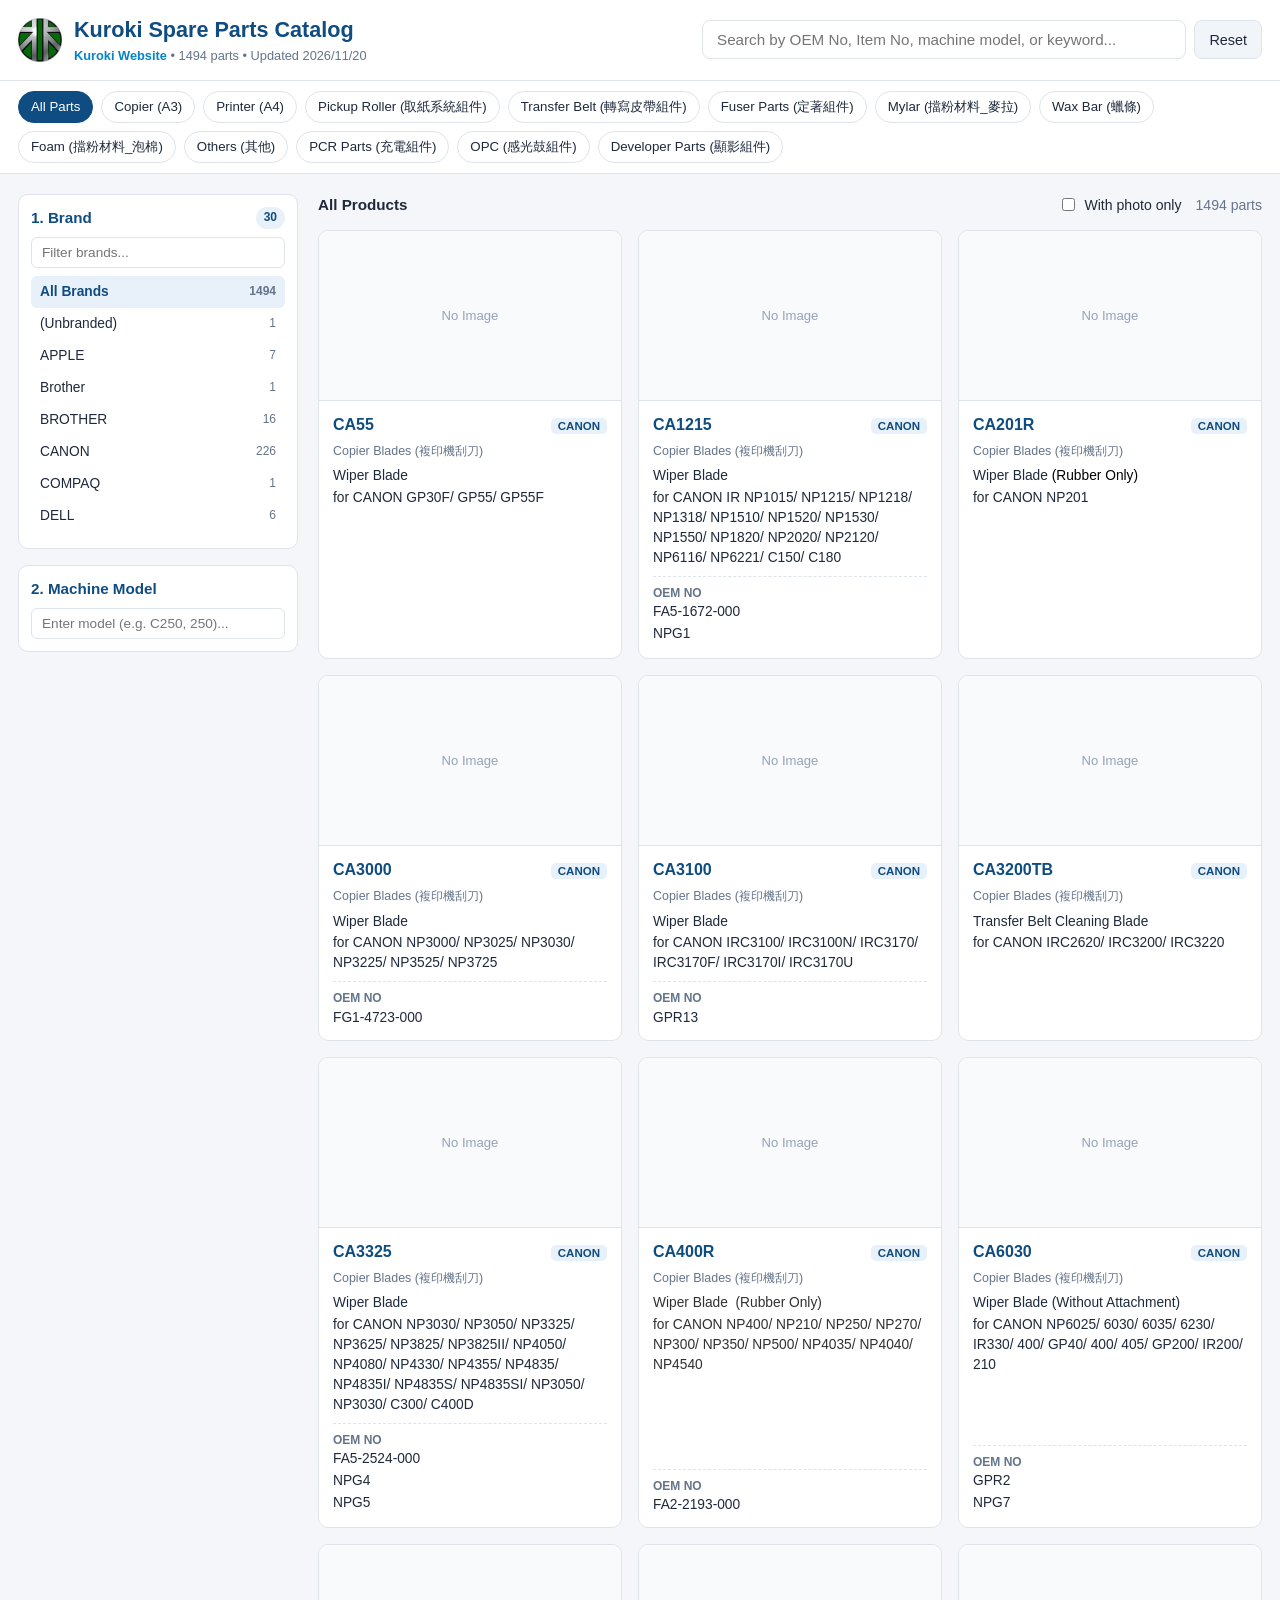
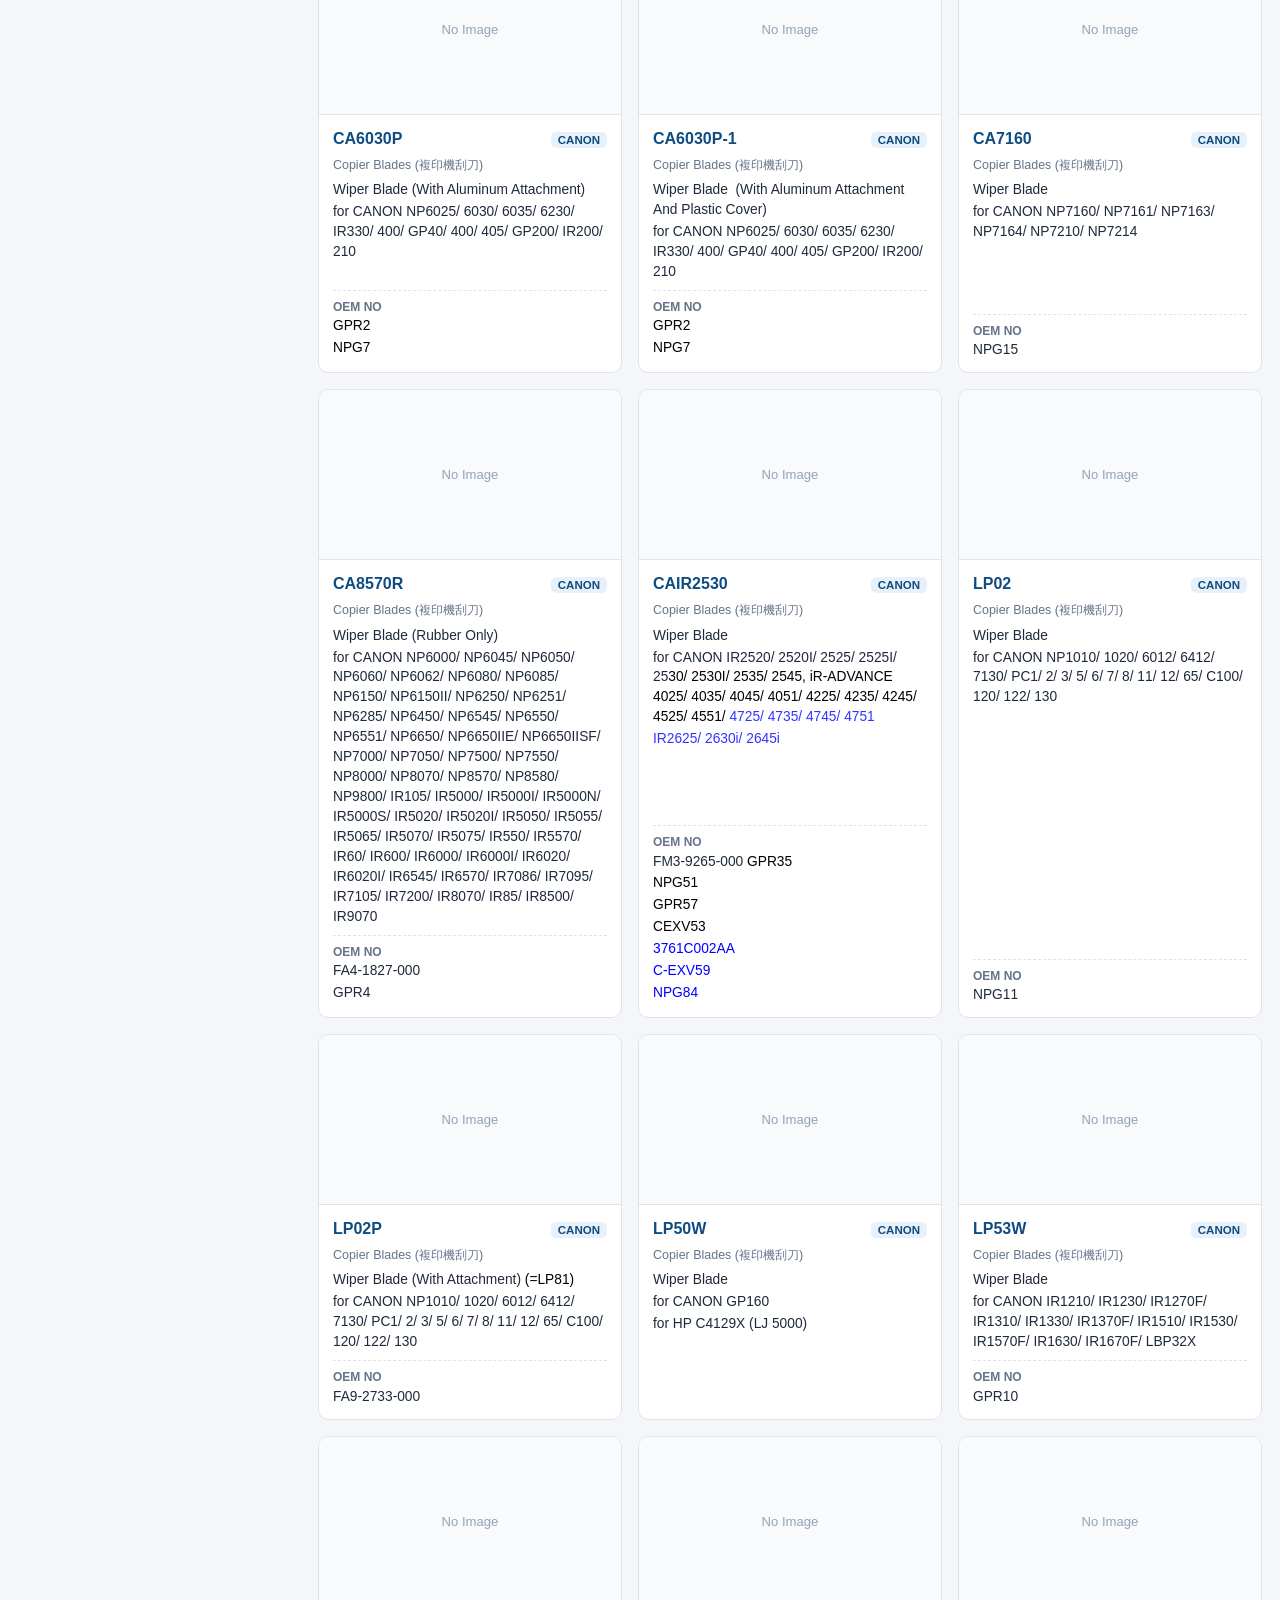
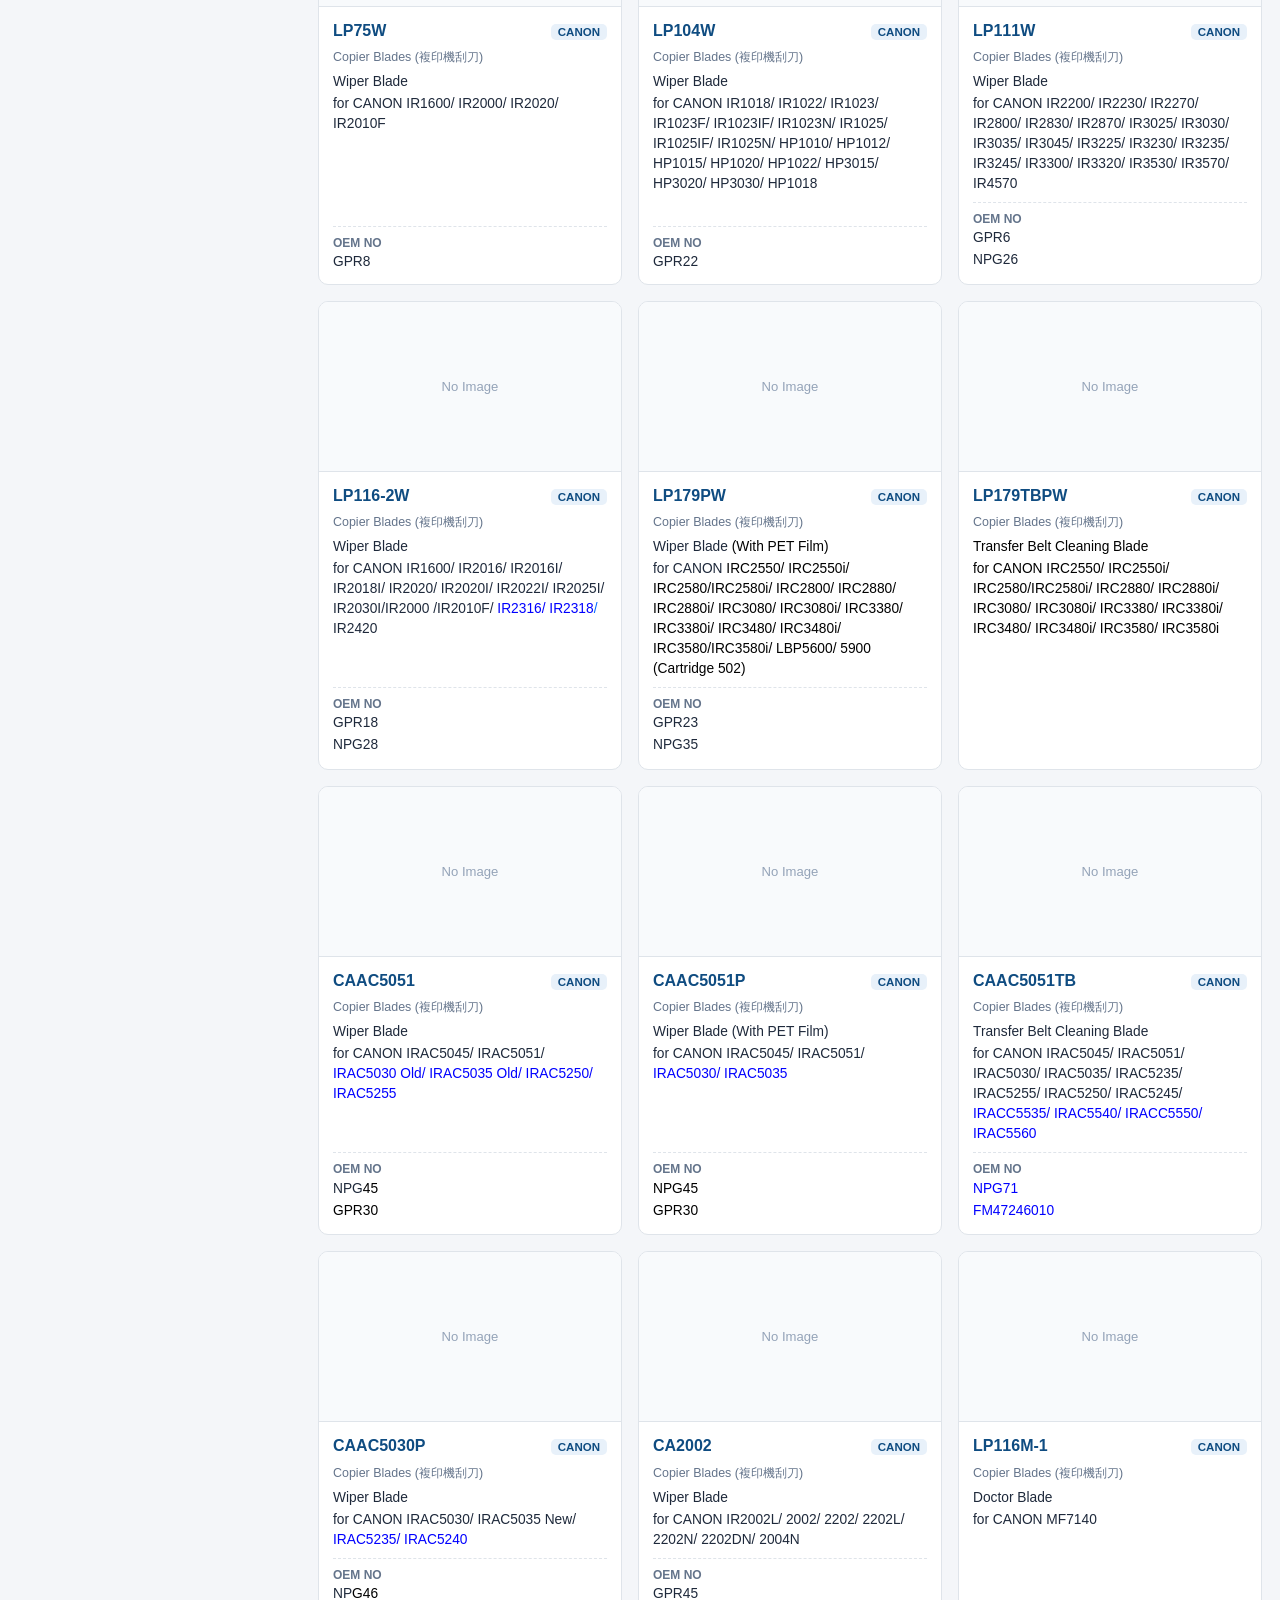
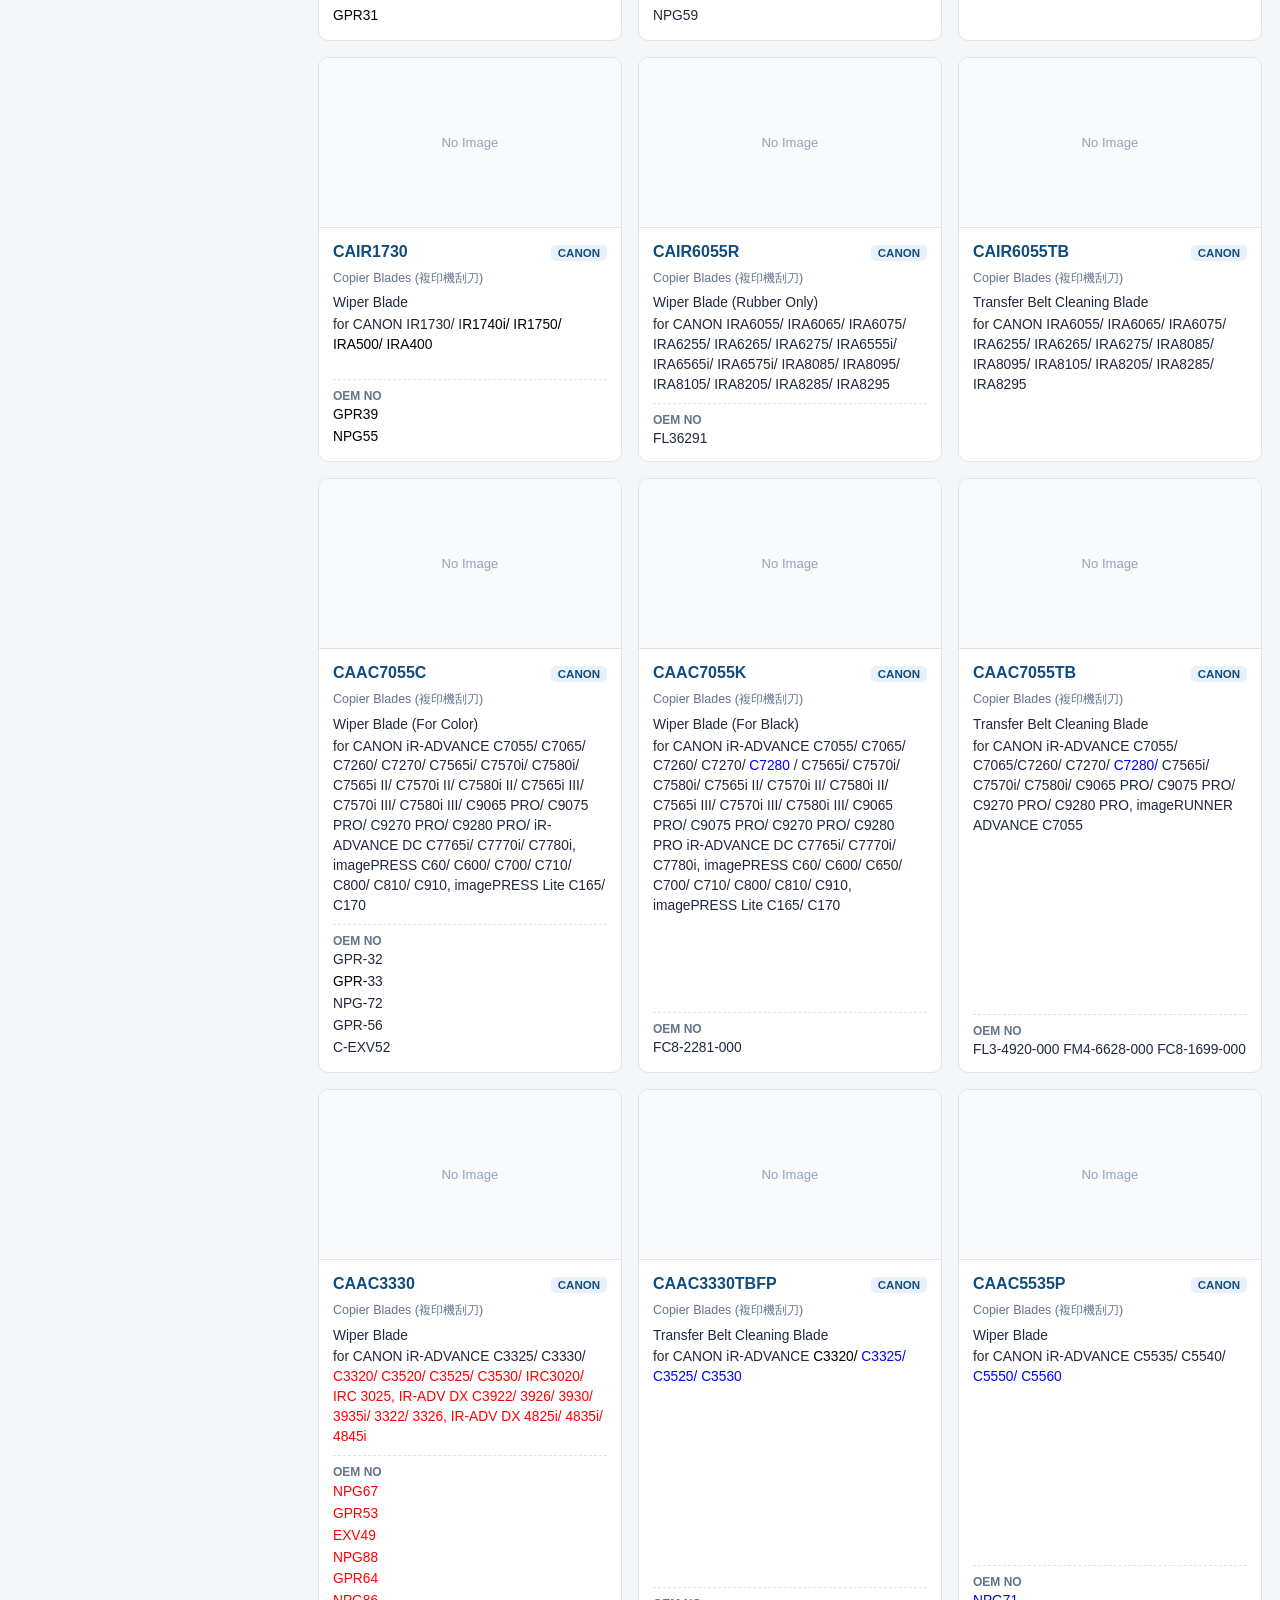
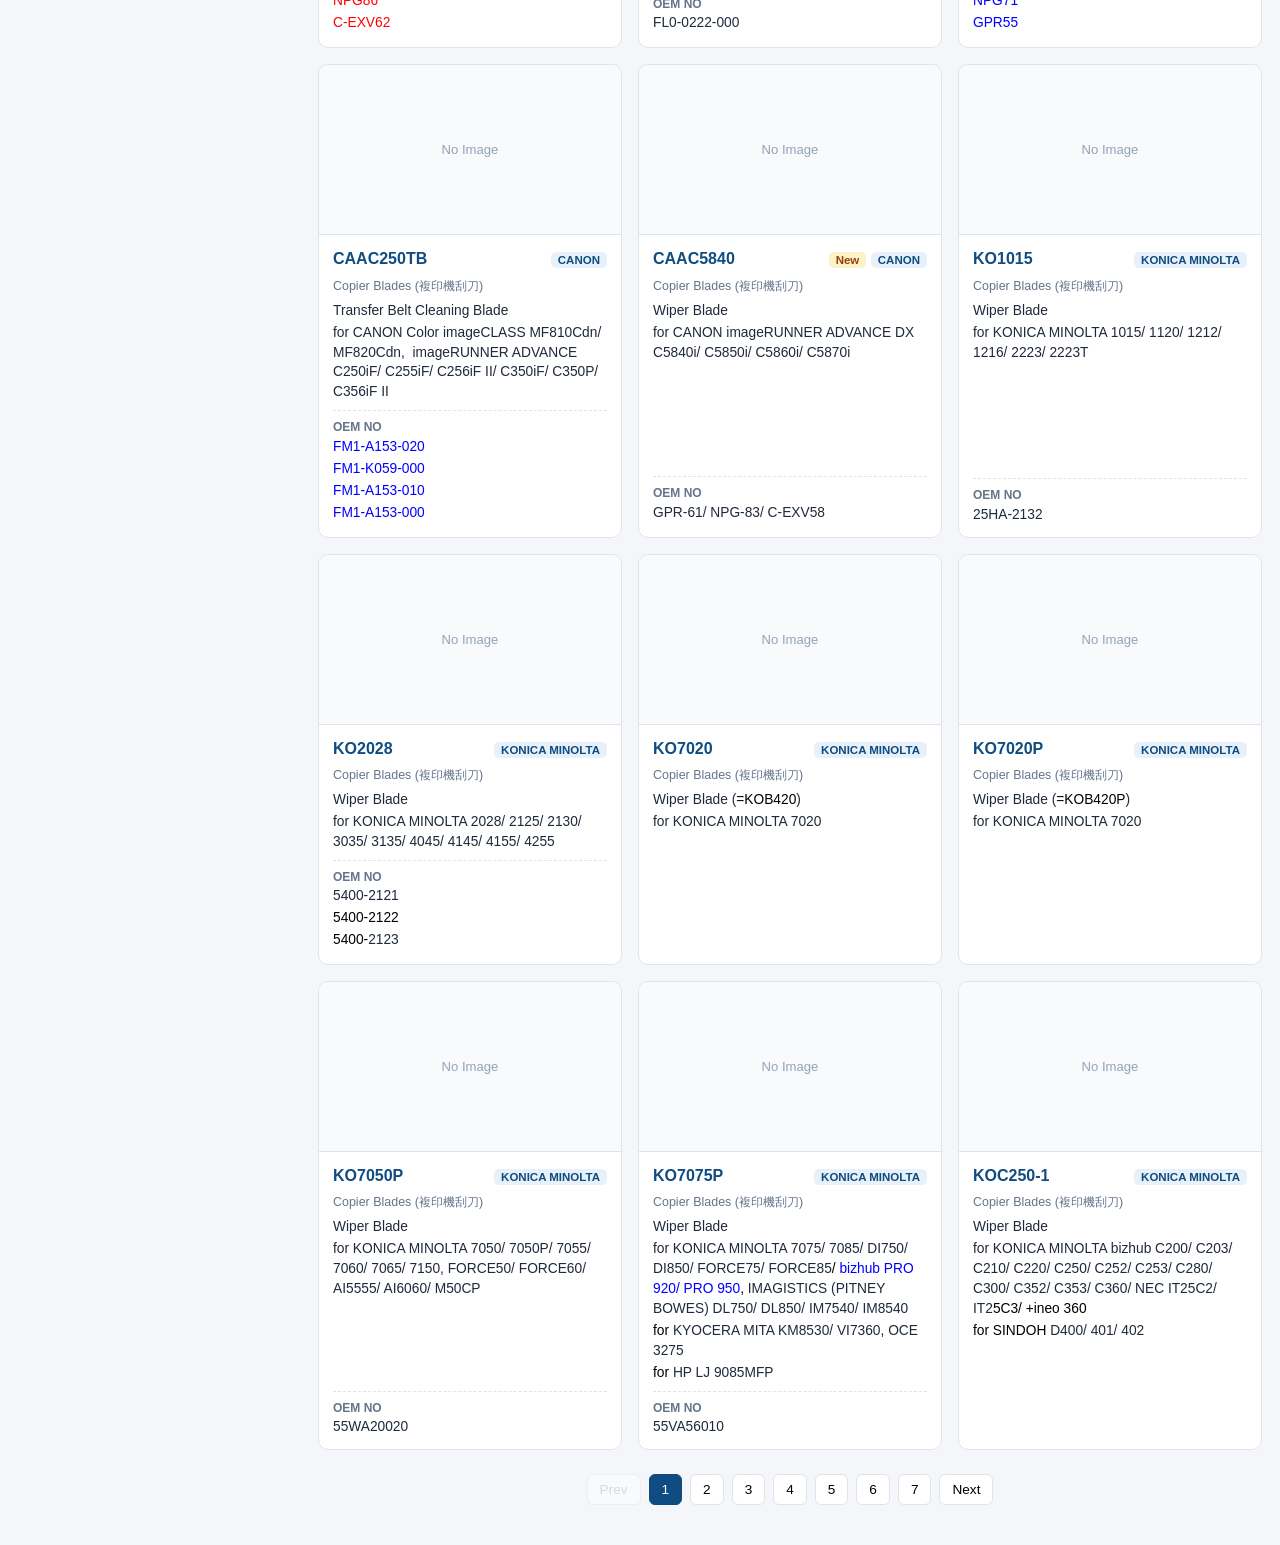
<file: public/index.html>
<!DOCTYPE html>
<html lang="en">
<head>
  <meta charset="UTF-8" />
  <meta name="viewport" content="width=device-width, initial-scale=1.0" />
  <title>Kuroki Spare Parts Catalog</title>
  <link rel="icon" type="image/png" href="images/kuroki-logo.png" />
  <link rel="apple-touch-icon" href="images/kuroki-logo.png" />
  <meta property="og:title" content="Kuroki Spare Parts Catalog" />
  <meta property="og:description" content="Laser Printer &amp; Copier Spare Parts Catalog" />
  <meta property="og:image" content="images/kuroki-logo.png" />
  <link rel="stylesheet" href="styles.css" />
</head>
<body>
  <header class="topbar">
    <div class="container topbar-inner">
      <div class="brand-title">
        <img src="images/kuroki-logo.png" alt="Kuroki Logo" class="brand-logo" />
        <div>
          <h1>Kuroki Spare Parts Catalog</h1>
          <p id="catalogMeta" class="meta-text">Loading catalog...</p>
        </div>
      </div>
      <div class="search-box">
        <input
          id="searchInput"
          type="search"
          placeholder="Search by OEM No, Item No, machine model, or keyword..."
          autocomplete="off"
        />
        <button id="clearAllBtn" class="btn-secondary" type="button">Reset</button>
      </div>
    </div>
  </header>

  <nav class="segment-bar">
    <div class="container">
      <button id="mobileSegmentToggle" class="mobile-filter-toggle" type="button" aria-expanded="false">
        <span id="mobileSegmentLabel">Parts Type: All Parts</span>
        <span id="mobileSegmentArrow">▾ Show</span>
      </button>
    </div>
    <div class="container segment-tabs" id="segmentTabs"></div>
  </nav>

  <main class="container layout">
    <aside class="sidebar">
      <button id="mobileFilterToggle" class="mobile-filter-toggle" type="button" aria-expanded="false">
        <span id="mobileFilterLabel">Filters: Brand &amp; Machine Model</span>
        <span id="mobileFilterArrow">▾ Show</span>
      </button>
      <div id="sidebarFilters" class="sidebar-filters">
        <section class="filter-panel">
          <div class="panel-header">
            <h2>1. Brand</h2>
            <span id="brandCount" class="count-pill">0</span>
          </div>
          <input id="brandFilterInput" type="search" class="mini-search" placeholder="Filter brands..." />
          <ul id="brandList" class="filter-list"></ul>
        </section>

        <section class="filter-panel">
          <div class="panel-header">
            <h2>2. Machine Model</h2>
          </div>
          <input id="modelFilterInput" type="search" class="mini-search" style="margin-bottom:0" placeholder="Enter model (e.g. C250, 250)..." />
        </section>
      </div>
    </aside>

    <section class="content">
      <div class="results-bar">
        <div id="activeBreadcrumb" class="breadcrumb">All Products</div>
        <div class="results-controls">
          <label class="checkbox-label">
            <input type="checkbox" id="withImageOnly" />
            With photo only
          </label>
          <span id="resultsCount" class="results-count">0 parts</span>
        </div>
      </div>

      <div id="partsGrid" class="parts-grid"></div>

      <div id="paginationBar" class="pagination-bar"></div>
    </section>
  </main>

  <!-- Product Detail / Image Lightbox Modal -->
  <div id="detailModal" class="modal hidden" role="dialog" aria-modal="true">
    <div class="modal-backdrop" id="modalBackdrop"></div>
    <div class="modal-card">
      <button id="modalCloseBtn" class="modal-close" type="button" aria-label="Close">&times;</button>
      <div id="modalBody" class="modal-body"></div>
    </div>
  </div>

  <script src="app.js"></script>
</body>
</html>
</file>
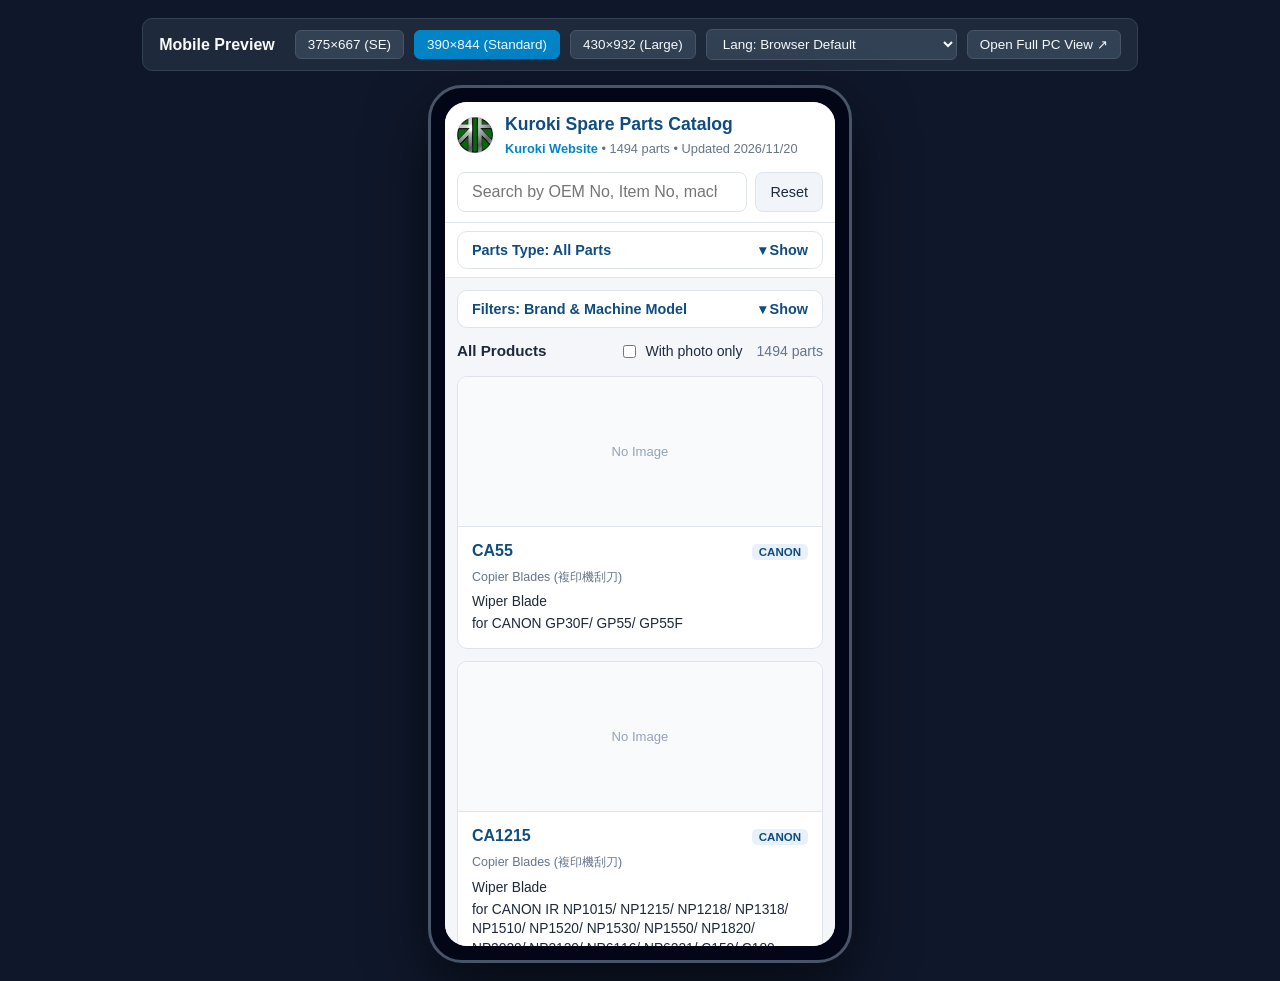
<file: public/mobile-preview.html>
<!DOCTYPE html>
<html lang="en">
<head>
  <meta charset="UTF-8" />
  <meta name="viewport" content="width=device-width, initial-scale=1.0" />
  <title>Mobile Preview — Kuroki Spare Parts Catalog</title>
  <link rel="icon" type="image/png" href="images/kuroki-logo.png" />
  <style>
    * { box-sizing: border-box; }
    body {
      margin: 0;
      min-height: 100vh;
      font-family: -apple-system, BlinkMacSystemFont, "Segoe UI", Roboto, sans-serif;
      background: #0f172a;
      color: #f8fafc;
      display: flex;
      flex-direction: column;
      align-items: center;
      padding: 18px;
      gap: 14px;
    }
    .toolbar {
      display: flex;
      flex-wrap: wrap;
      align-items: center;
      gap: 10px;
      background: #1e293b;
      padding: 10px 16px;
      border-radius: 10px;
      border: 1px solid #334155;
    }
    .toolbar h1 {
      margin: 0 10px 0 0;
      font-size: 1rem;
      font-weight: 600;
    }
    .size-btn, .pc-link {
      padding: 6px 12px;
      border-radius: 6px;
      border: 1px solid #475569;
      background: #334155;
      color: #f8fafc;
      font-size: 0.84rem;
      cursor: pointer;
      text-decoration: none;
    }
    .size-btn.active {
      background: #0284c7;
      border-color: #0284c7;
    }
    .phone-frame {
      background: #020617;
      padding: 14px;
      border-radius: 34px;
      border: 3px solid #475569;
      box-shadow: 0 24px 60px rgba(0, 0, 0, 0.55);
    }
    iframe {
      display: block;
      border: none;
      border-radius: 22px;
      background: #f4f6f9;
      transition: width 0.2s ease, height 0.2s ease;
    }
  </style>
</head>
<body>
  <div class="toolbar">
    <h1>Mobile Preview</h1>
    <button class="size-btn" data-w="375" data-h="667">375×667 (SE)</button>
    <button class="size-btn active" data-w="390" data-h="844">390×844 (Standard)</button>
    <button class="size-btn" data-w="430" data-h="932">430×932 (Large)</button>
    <select id="langSelect" class="size-btn" title="Simulate visitor browser language">
      <option value="">Lang: Browser Default</option>
      <option value="en-US">Lang: English (en-US)</option>
      <option value="zh-TW">Lang: Traditional Chinese (zh-TW)</option>
      <option value="zh-CN">Lang: Simplified Chinese (zh-CN)</option>
      <option value="ja-JP">Lang: Japanese (ja-JP)</option>
      <option value="de-DE">Lang: German (de-DE)</option>
      <option value="ko-KR">Lang: Korean (ko-KR)</option>
    </select>
    <a class="pc-link" href="index.html">Open Full PC View ↗</a>
  </div>

  <div class="phone-frame">
    <iframe id="previewFrame" src="index.html" width="390" height="844" title="Mobile Catalog Preview"></iframe>
  </div>

  <script>
    const frame = document.getElementById("previewFrame");
    document.querySelectorAll(".size-btn[data-w]").forEach((btn) => {
      btn.addEventListener("click", () => {
        document.querySelectorAll(".size-btn[data-w]").forEach((b) => b.classList.remove("active"));
        btn.classList.add("active");
        frame.width = btn.dataset.w;
        frame.height = btn.dataset.h;
      });
    });

    document.getElementById("langSelect").addEventListener("change", (e) => {
      const lang = e.target.value;
      frame.src = lang ? `./?lang=${encodeURIComponent(lang)}` : "./";
    });
  </script>
</body>
</html>
</file>
<file: public/styles.css>
:root {
  --bg: #f4f6f9;
  --surface: #ffffff;
  --border: #dfe4ea;
  --text: #1e293b;
  --muted: #64748b;
  --primary: #0f4c81;
  --primary-soft: #e8f1fa;
  --accent: #0284c7;
  --radius: 10px;
}

* {
  box-sizing: border-box;
}

body {
  margin: 0;
  font-family: -apple-system, BlinkMacSystemFont, "Segoe UI", Roboto, "Microsoft JhengHei", sans-serif;
  background: var(--bg);
  color: var(--text);
  line-height: 1.45;
}

.container {
  max-width: 1400px;
  margin: 0 auto;
  padding: 0 18px;
}

/* Header */
.topbar {
  background: var(--surface);
  border-bottom: 1px solid var(--border);
  padding: 14px 0;
  position: sticky;
  top: 0;
  z-index: 20;
}

.topbar-inner {
  display: flex;
  flex-wrap: wrap;
  gap: 14px;
  align-items: center;
  justify-content: space-between;
}

.brand-title {
  display: flex;
  align-items: center;
  gap: 12px;
}

.brand-logo {
  width: 44px;
  height: 44px;
  object-fit: contain;
  flex-shrink: 0;
}

.brand-title h1 {
  margin: 0;
  font-size: 1.35rem;
  color: var(--primary);
}

.meta-text {
  margin: 2px 0 0;
  font-size: 0.8rem;
  color: var(--muted);
}

.meta-text a {
  color: var(--accent);
  font-weight: 600;
  text-decoration: none;
}

.meta-text a:hover {
  text-decoration: underline;
}

.search-box {
  display: flex;
  gap: 8px;
  flex: 1;
  max-width: 560px;
  min-width: 260px;
}

.search-box input {
  flex: 1;
  padding: 10px 14px;
  border: 1px solid var(--border);
  border-radius: 8px;
  font-size: 0.95rem;
  outline: none;
}

.search-box input:focus {
  border-color: var(--accent);
  box-shadow: 0 0 0 3px rgba(2, 132, 199, 0.12);
}

.btn-secondary {
  padding: 9px 14px;
  background: #f1f5f9;
  border: 1px solid var(--border);
  border-radius: 8px;
  cursor: pointer;
  font-size: 0.9rem;
  color: var(--text);
}

.btn-secondary:hover {
  background: #e2e8f0;
}

/* Segment / Category Tabs */
.segment-bar {
  background: var(--surface);
  border-bottom: 1px solid var(--border);
}

.segment-tabs {
  display: flex;
  flex-wrap: wrap;
  gap: 8px;
  padding: 10px 18px;
}

.segment-tab {
  white-space: nowrap;
  padding: 6px 12px;
  border-radius: 999px;
  border: 1px solid var(--border);
  background: var(--surface);
  color: var(--text);
  font-size: 0.83rem;
  cursor: pointer;
  transition: all 0.15s ease;
}

.segment-tab:hover {
  border-color: var(--accent);
}

.segment-tab.active {
  background: var(--primary);
  color: #fff;
  border-color: var(--primary);
}

/* Main Layout */
.layout {
  display: grid;
  grid-template-columns: 280px 1fr;
  gap: 20px;
  padding-top: 20px;
  padding-bottom: 40px;
}

@media (max-width: 900px) {
  .layout {
    grid-template-columns: 1fr;
  }
}

/* Sidebar Brand -> Model */
.sidebar {
  display: flex;
  flex-direction: column;
  gap: 16px;
}

.mobile-filter-toggle {
  display: none;
}

.sidebar-filters {
  display: flex;
  flex-direction: column;
  gap: 16px;
}

.filter-panel {
  background: var(--surface);
  border: 1px solid var(--border);
  border-radius: var(--radius);
  padding: 12px;
}

.panel-header {
  display: flex;
  align-items: center;
  justify-content: space-between;
  margin-bottom: 8px;
}

.panel-header h2 {
  margin: 0;
  font-size: 0.95rem;
  color: var(--primary);
}

.count-pill {
  background: var(--primary-soft);
  color: var(--primary);
  font-size: 0.75rem;
  font-weight: 600;
  padding: 2px 8px;
  border-radius: 999px;
}

.mini-search {
  width: 100%;
  padding: 7px 10px;
  border: 1px solid var(--border);
  border-radius: 6px;
  font-size: 0.85rem;
  margin-bottom: 8px;
}

.filter-list {
  list-style: none;
  margin: 0;
  padding: 0;
  max-height: 260px;
  overflow-y: auto;
}

.filter-item {
  display: flex;
  justify-content: space-between;
  align-items: center;
  padding: 6px 9px;
  border-radius: 6px;
  cursor: pointer;
  font-size: 0.86rem;
}

.filter-item:hover {
  background: #f1f5f9;
}

.filter-item.active {
  background: var(--primary-soft);
  color: var(--primary);
  font-weight: 600;
}

.filter-item .item-count {
  font-size: 0.75rem;
  color: var(--muted);
}

/* Results Bar */
.results-bar {
  display: flex;
  flex-wrap: wrap;
  justify-content: space-between;
  align-items: center;
  gap: 10px;
  margin-bottom: 14px;
}

.breadcrumb {
  font-weight: 600;
  font-size: 0.95rem;
}

.results-controls {
  display: flex;
  align-items: center;
  gap: 14px;
  font-size: 0.88rem;
  color: var(--muted);
}

.checkbox-label {
  display: inline-flex;
  align-items: center;
  gap: 6px;
  cursor: pointer;
  color: var(--text);
}

/* Parts Grid */
.parts-grid {
  display: grid;
  grid-template-columns: repeat(auto-fill, minmax(270px, 1fr));
  gap: 16px;
}

.part-card {
  background: var(--surface);
  border: 1px solid var(--border);
  border-radius: var(--radius);
  overflow: hidden;
  display: flex;
  flex-direction: column;
  cursor: pointer;
  transition: transform 0.12s ease, box-shadow 0.12s ease;
}

.part-card:hover {
  transform: translateY(-2px);
  box-shadow: 0 8px 20px rgba(15, 23, 42, 0.08);
}

.part-thumb {
  height: 170px;
  background: #f8fafc;
  display: flex;
  align-items: center;
  justify-content: center;
  border-bottom: 1px solid var(--border);
  overflow: hidden;
}

.part-thumb img {
  max-width: 100%;
  max-height: 100%;
  object-fit: contain;
}

.no-image {
  color: #94a3b8;
  font-size: 0.82rem;
}

.part-body {
  padding: 12px 14px;
  display: flex;
  flex-direction: column;
  gap: 6px;
  flex: 1;
}

.part-top {
  display: flex;
  justify-content: space-between;
  align-items: center;
  gap: 6px;
}

.item-no {
  font-weight: 700;
  font-size: 1rem;
  color: var(--primary);
}

.badge {
  font-size: 0.72rem;
  padding: 2px 7px;
  border-radius: 5px;
  background: #eef2f6;
  color: #334155;
  font-weight: 600;
}

.badge-brand {
  background: var(--primary-soft);
  color: var(--primary);
}

.badge-status {
  background: #fef3c7;
  color: #92400e;
}

.part-category {
  font-size: 0.78rem;
  color: var(--muted);
}

.rich-text {
  font-size: 0.86rem;
  word-break: break-word;
}

.rich-text div {
  margin-bottom: 2px;
}

.oem-box {
  margin-top: auto;
  padding-top: 8px;
  border-top: 1px dashed var(--border);
  font-size: 0.82rem;
}

.oem-label {
  font-weight: 600;
  color: var(--muted);
  font-size: 0.75rem;
  text-transform: uppercase;
}

/* Pagination */
.pagination-bar {
  display: flex;
  justify-content: center;
  align-items: center;
  gap: 8px;
  margin-top: 24px;
  flex-wrap: wrap;
}

.page-btn {
  padding: 7px 12px;
  border: 1px solid var(--border);
  background: var(--surface);
  border-radius: 6px;
  cursor: pointer;
  font-size: 0.85rem;
}

.page-btn.active {
  background: var(--primary);
  color: #fff;
  border-color: var(--primary);
}

.page-btn:disabled {
  opacity: 0.45;
  cursor: not-allowed;
}

/* Modal */
.modal.hidden {
  display: none;
}

.modal {
  position: fixed;
  inset: 0;
  z-index: 100;
  display: flex;
  align-items: center;
  justify-content: center;
  padding: 20px;
}

.modal-backdrop {
  position: fixed;
  inset: 0;
  background: rgba(15, 23, 42, 0.55);
}

.modal-card {
  position: relative;
  background: var(--surface);
  border-radius: 12px;
  max-width: 820px;
  width: 100%;
  max-height: 90vh;
  overflow-y: auto;
  padding: 24px;
  z-index: 101;
  box-shadow: 0 20px 50px rgba(0, 0, 0, 0.25);
}

.modal-close {
  position: absolute;
  top: 12px;
  right: 14px;
  background: none;
  border: none;
  font-size: 1.8rem;
  line-height: 1;
  cursor: pointer;
  color: var(--muted);
}

.modal-grid {
  display: grid;
  grid-template-columns: 1fr 1fr;
  gap: 20px;
}

@media (max-width: 700px) {
  .modal-grid {
    grid-template-columns: 1fr;
  }
}

.modal-images {
  display: flex;
  flex-direction: column;
  gap: 10px;
}

.modal-images img {
  width: 100%;
  max-height: 360px;
  object-fit: contain;
  background: #f8fafc;
  border: 1px solid var(--border);
  border-radius: 8px;
}

/* Mobile-only adjustments (preserves wide PC layout above 768px) */
@media (max-width: 768px) {
  .container {
    padding: 0 12px;
  }

  .topbar {
    position: static;
    padding: 10px 0;
  }

  .brand-logo {
    width: 36px;
    height: 36px;
  }

  .brand-title h1 {
    font-size: 1.1rem;
  }

  .search-box {
    min-width: 100%;
  }

  .search-box input,
  .mini-search {
    font-size: 16px;
  }

  .segment-bar {
    padding: 8px 0;
  }

  .segment-tabs {
    display: none;
    padding: 8px 12px 2px;
    gap: 6px;
  }

  .segment-tabs.open {
    display: flex;
  }

  .segment-tab {
    padding: 5px 10px;
    font-size: 0.78rem;
  }

  .layout {
    padding-top: 12px;
    gap: 12px;
  }

  .mobile-filter-toggle {
    display: flex;
    justify-content: space-between;
    align-items: center;
    width: 100%;
    padding: 10px 14px;
    background: var(--surface);
    border: 1px solid var(--border);
    border-radius: var(--radius);
    font-size: 0.9rem;
    font-weight: 600;
    color: var(--primary);
    cursor: pointer;
  }

  .sidebar-filters {
    display: none;
  }

  .sidebar-filters.open {
    display: flex;
    flex-direction: column;
    gap: 12px;
  }

  .filter-list {
    max-height: 150px;
  }

  .filter-item {
    padding: 8px 10px;
  }

  .parts-grid {
    grid-template-columns: 1fr;
    gap: 12px;
  }

  .part-thumb {
    height: 150px;
  }

  .modal {
    padding: 10px;
  }

  .modal-card {
    padding: 16px;
    max-height: 92vh;
  }

  .modal-images img {
    max-height: 240px;
  }
}
</file>
